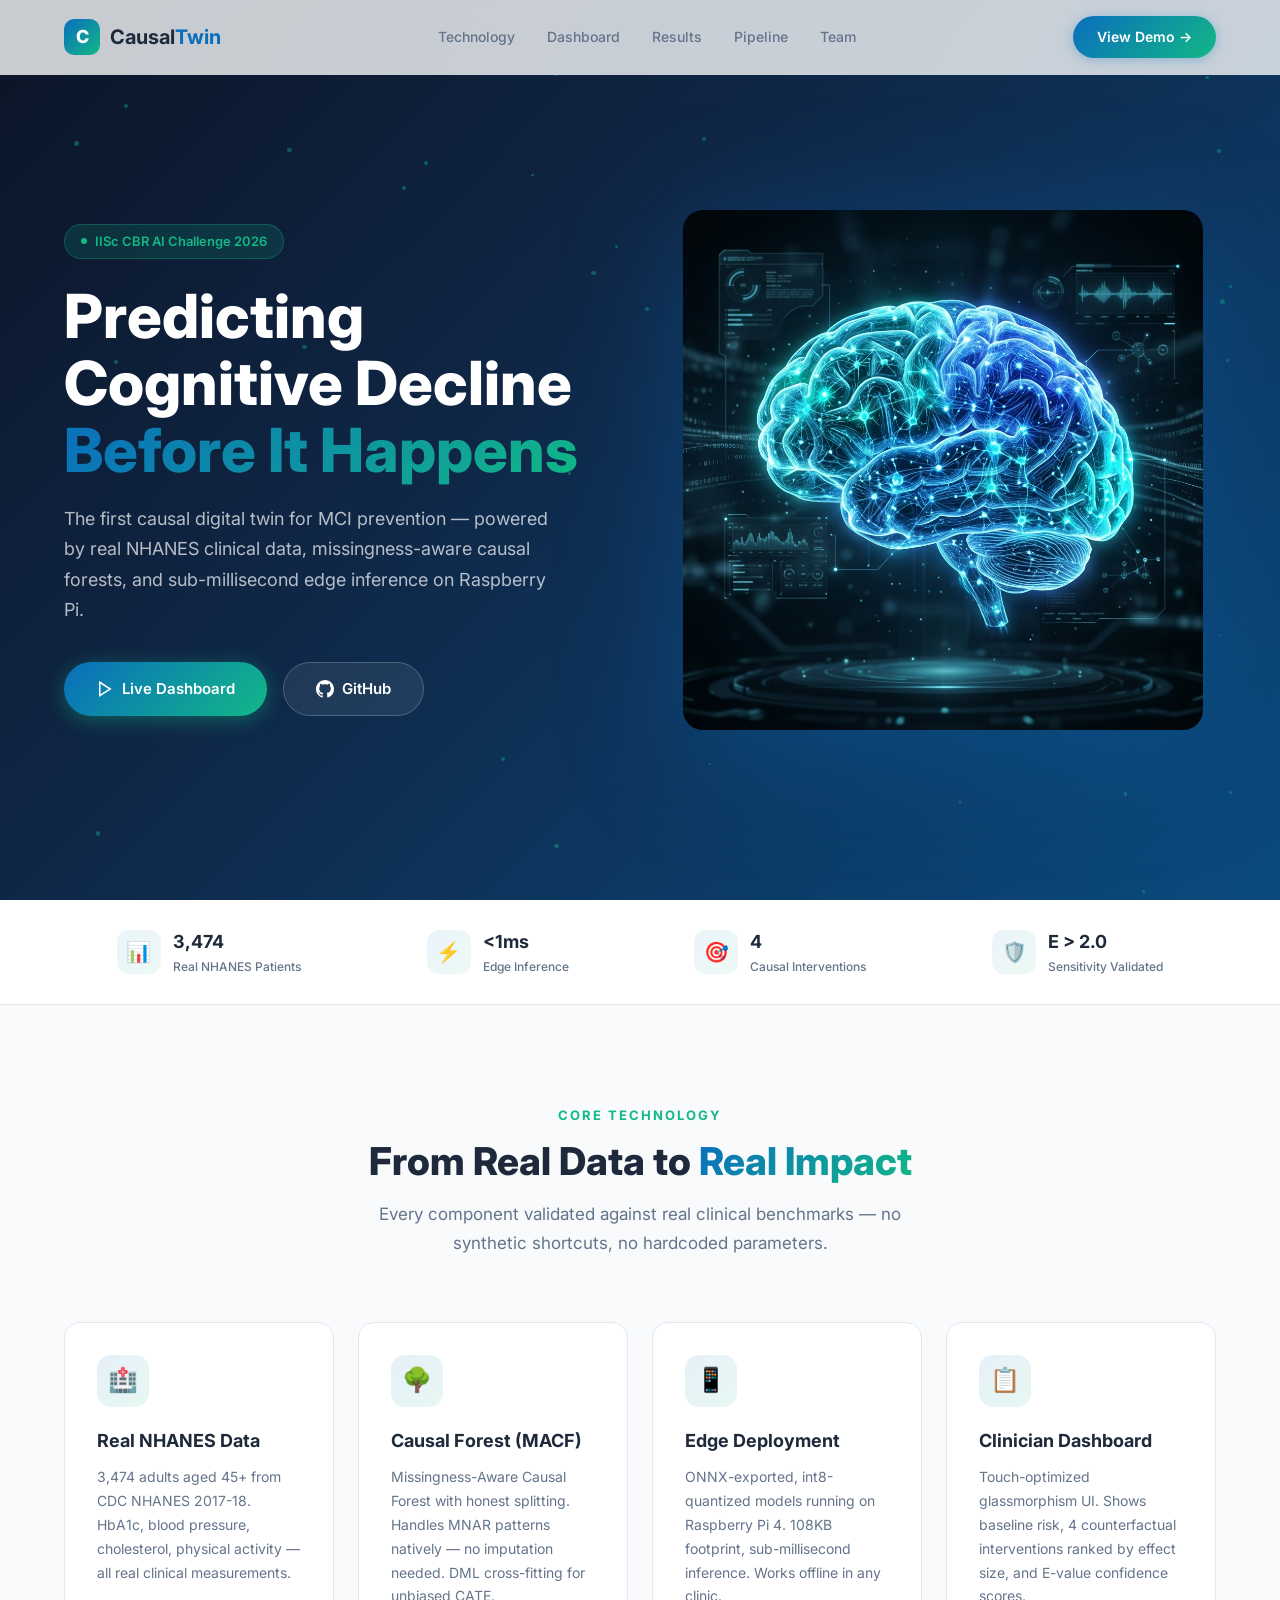
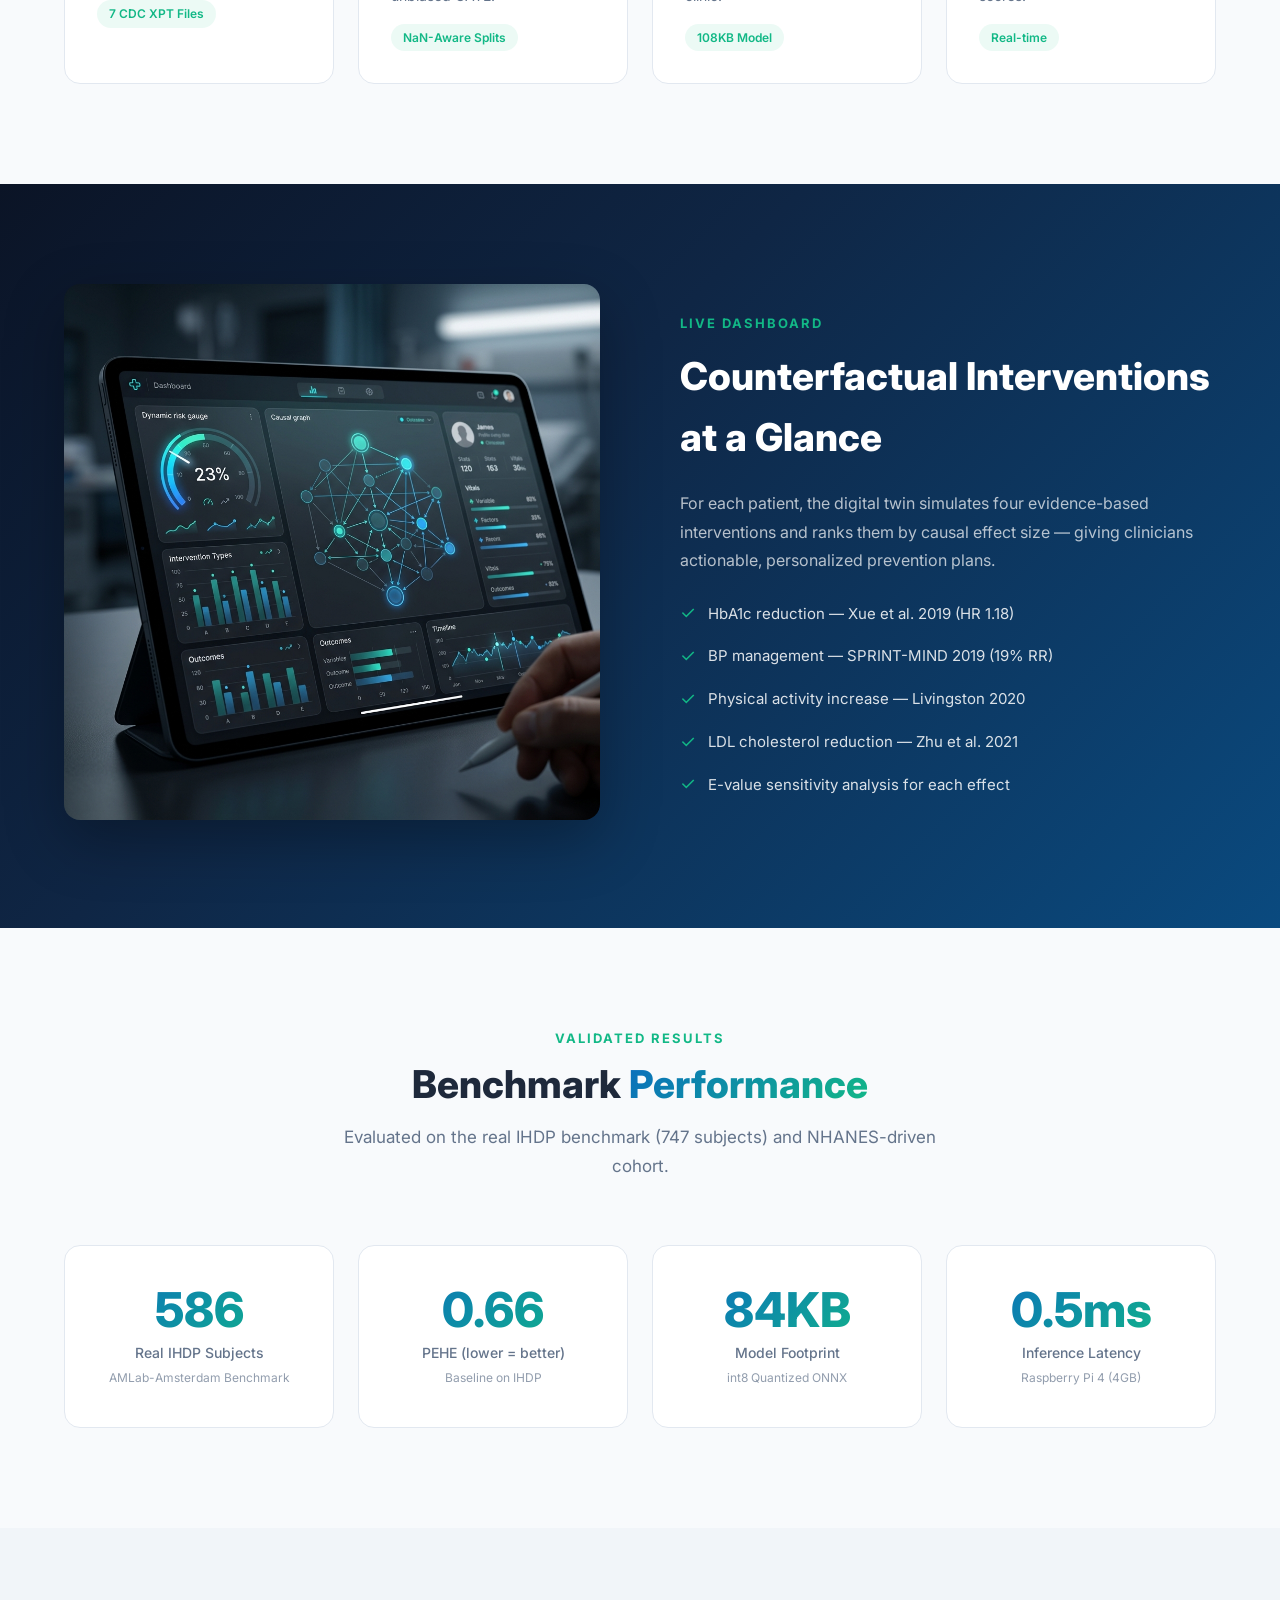
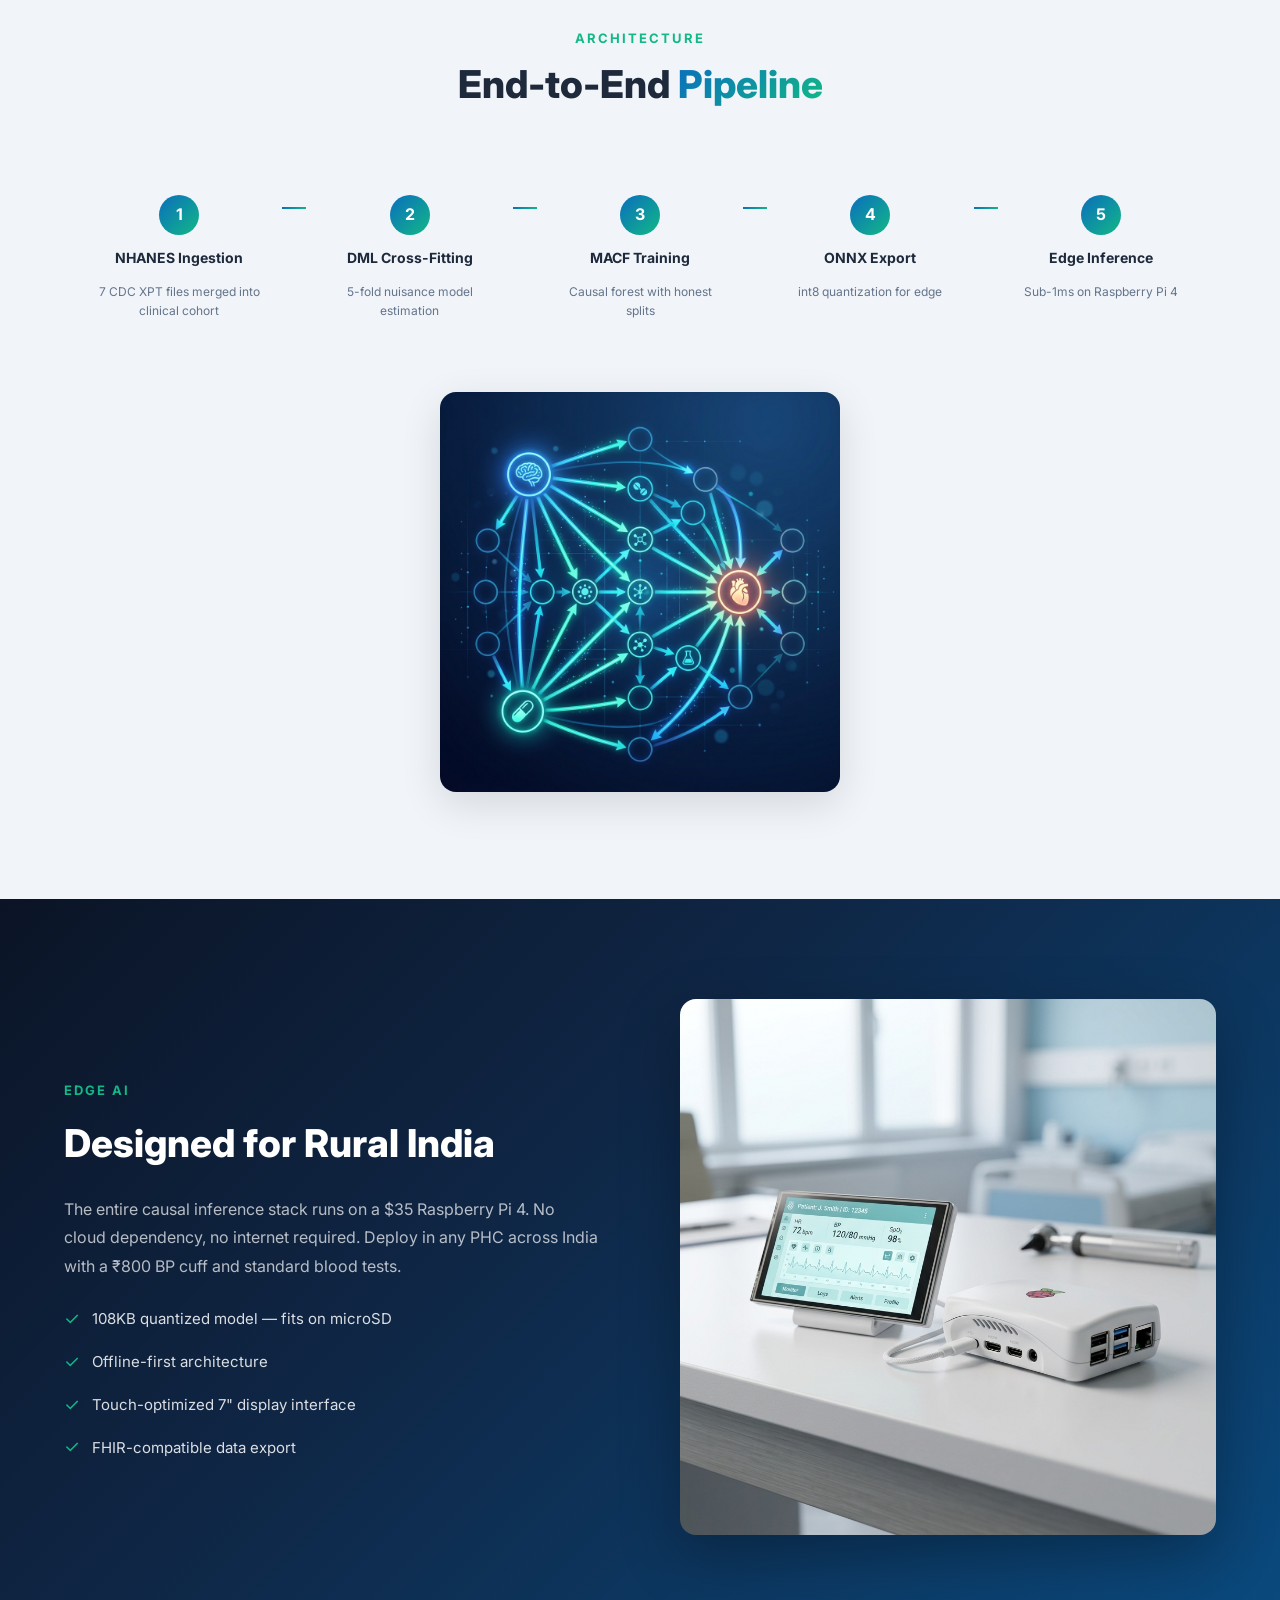
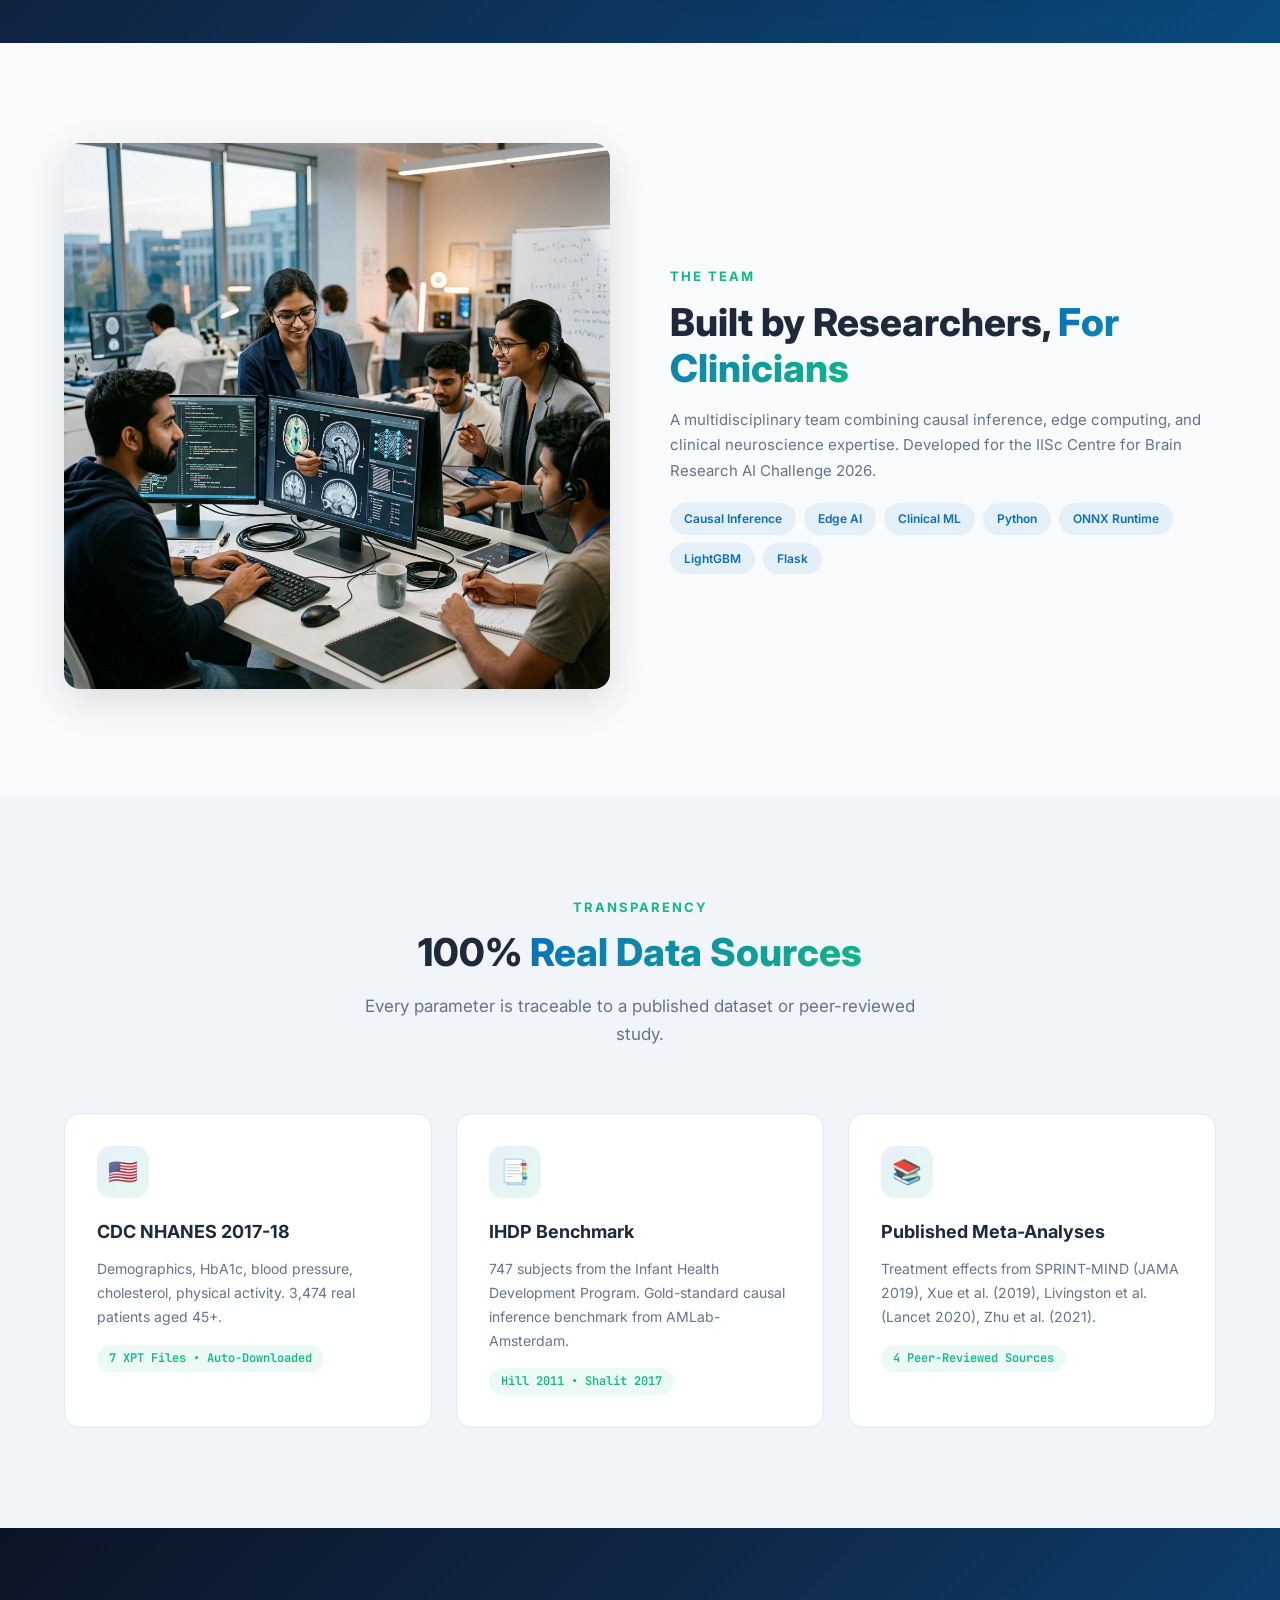
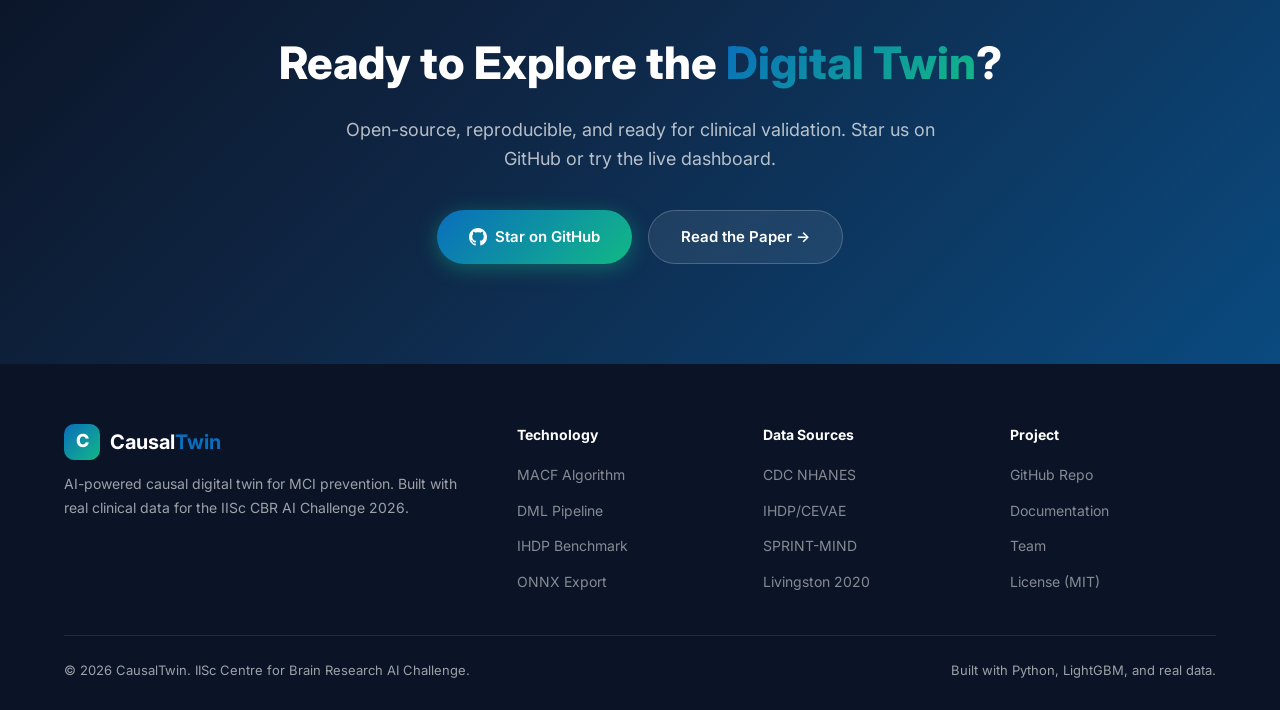
<file: landing-page/index.html>
<!DOCTYPE html>
<html lang="en">
<head>
  <meta charset="UTF-8">
  <meta name="viewport" content="width=device-width, initial-scale=1.0">
  <title>CausalTwin — AI-Powered Cognitive Decline Prevention</title>
  <meta name="description" content="Predicting Mild Cognitive Impairment before it happens using real NHANES data, causal forests, and edge AI. IISc CBR AI Challenge 2026.">
  <link rel="stylesheet" href="style.css">
  <link rel="icon" href="data:image/svg+xml,<svg xmlns='http://www.w3.org/2000/svg' viewBox='0 0 100 100'><text y='.9em' font-size='90'>🧠</text></svg>">
</head>
<body>

<!-- ══════════════ NAVBAR ══════════════ -->
<nav class="navbar" id="navbar">
  <div class="container">
    <a href="#" class="nav-logo">
      <div class="nav-logo-icon">C</div>
      <div class="nav-logo-text">Causal<span>Twin</span></div>
    </a>
    <ul class="nav-links">
      <li><a href="#features">Technology</a></li>
      <li><a href="#showcase">Dashboard</a></li>
      <li><a href="#metrics">Results</a></li>
      <li><a href="#pipeline">Pipeline</a></li>
      <li><a href="#team">Team</a></li>
    </ul>
    <a href="#cta" class="nav-cta">View Demo &rarr;</a>
    <button class="nav-hamburger" id="hamburger" aria-label="Menu">
      <span></span><span></span><span></span>
    </button>
  </div>
</nav>

<!-- ══════════════ HERO ══════════════ -->
<section class="hero" id="hero">
  <div class="hero-particles" id="particles"></div>
  <div class="container">
    <div class="hero-content">
      <div class="hero-badge"><span class="dot"></span> IISc CBR AI Challenge 2026</div>
      <h1>Predicting Cognitive Decline <span class="highlight">Before It Happens</span></h1>
      <p class="hero-sub">The first causal digital twin for MCI prevention &mdash; powered by real NHANES clinical data, missingness-aware causal forests, and sub-millisecond edge inference on Raspberry Pi.</p>
      <div class="hero-actions">
        <a href="#showcase" class="btn-primary">
          <svg width="18" height="18" fill="none" stroke="currentColor" stroke-width="2" viewBox="0 0 24 24"><polygon points="5 3 19 12 5 21 5 3"/></svg>
          Live Dashboard
        </a>
        <a href="https://github.com/shiri-09/causal-digital-twin-iisc" class="btn-secondary" target="_blank">
          <svg width="18" height="18" fill="currentColor" viewBox="0 0 24 24"><path d="M12 0C5.37 0 0 5.37 0 12c0 5.31 3.435 9.795 8.205 11.385.6.105.825-.255.825-.57 0-.285-.015-1.23-.015-2.235-3.015.555-3.795-.735-4.035-1.41-.135-.345-.72-1.41-1.23-1.695-.42-.225-1.02-.78-.015-.795.945-.015 1.62.87 1.845 1.23 1.08 1.815 2.805 1.305 3.495.99.105-.78.42-1.305.765-1.605-2.67-.3-5.46-1.335-5.46-5.925 0-1.305.465-2.385 1.23-3.225-.12-.3-.54-1.53.12-3.18 0 0 1.005-.315 3.3 1.23.96-.27 1.98-.405 3-.405s2.04.135 3 .405c2.295-1.56 3.3-1.23 3.3-1.23.66 1.65.24 2.88.12 3.18.765.84 1.23 1.905 1.23 3.225 0 4.605-2.805 5.625-5.475 5.925.435.375.81 1.095.81 2.22 0 1.605-.015 2.895-.015 3.3 0 .315.225.69.825.57A12.02 12.02 0 0024 12c0-6.63-5.37-12-12-12z"/></svg>
          GitHub
        </a>
      </div>
    </div>
    <div class="hero-visual">
      <div class="hero-glow"></div>
      <img src="assets/images/hero-brain.png" alt="AI Brain Visualization" class="hero-img">
    </div>
  </div>
</section>

<!-- ══════════════ TRUST BAR ══════════════ -->
<section class="trust-bar">
  <div class="container">
    <div class="trust-item">
      <div class="trust-icon">📊</div>
      <div><div class="trust-value">3,474</div><div class="trust-label">Real NHANES Patients</div></div>
    </div>
    <div class="trust-item">
      <div class="trust-icon">⚡</div>
      <div><div class="trust-value">&lt;1ms</div><div class="trust-label">Edge Inference</div></div>
    </div>
    <div class="trust-item">
      <div class="trust-icon">🎯</div>
      <div><div class="trust-value">4</div><div class="trust-label">Causal Interventions</div></div>
    </div>
    <div class="trust-item">
      <div class="trust-icon">🛡️</div>
      <div><div class="trust-value">E &gt; 2.0</div><div class="trust-label">Sensitivity Validated</div></div>
    </div>
  </div>
</section>

<!-- ══════════════ FEATURES ══════════════ -->
<section class="section" id="features">
  <div class="container">
    <div class="section-header reveal">
      <div class="section-label">Core Technology</div>
      <h2 class="section-title">From Real Data to <span class="gradient-text">Real Impact</span></h2>
      <p class="section-sub">Every component validated against real clinical benchmarks &mdash; no synthetic shortcuts, no hardcoded parameters.</p>
    </div>
    <div class="features-grid">
      <div class="feature-card reveal reveal-delay-1">
        <div class="feature-icon">🏥</div>
        <h3>Real NHANES Data</h3>
        <p>3,474 adults aged 45+ from CDC NHANES 2017-18. HbA1c, blood pressure, cholesterol, physical activity &mdash; all real clinical measurements.</p>
        <span class="feature-tag">7 CDC XPT Files</span>
      </div>
      <div class="feature-card reveal reveal-delay-2">
        <div class="feature-icon">🌳</div>
        <h3>Causal Forest (MACF)</h3>
        <p>Missingness-Aware Causal Forest with honest splitting. Handles MNAR patterns natively &mdash; no imputation needed. DML cross-fitting for unbiased CATE.</p>
        <span class="feature-tag">NaN-Aware Splits</span>
      </div>
      <div class="feature-card reveal reveal-delay-3">
        <div class="feature-icon">📱</div>
        <h3>Edge Deployment</h3>
        <p>ONNX-exported, int8-quantized models running on Raspberry Pi 4. 108KB footprint, sub-millisecond inference. Works offline in any clinic.</p>
        <span class="feature-tag">108KB Model</span>
      </div>
      <div class="feature-card reveal">
        <div class="feature-icon">📋</div>
        <h3>Clinician Dashboard</h3>
        <p>Touch-optimized glassmorphism UI. Shows baseline risk, 4 counterfactual interventions ranked by effect size, and E-value confidence scores.</p>
        <span class="feature-tag">Real-time</span>
      </div>
    </div>
  </div>
</section>

<!-- ══════════════ SHOWCASE ══════════════ -->
<section class="section showcase" id="showcase">
  <div class="container">
    <div class="reveal">
      <img src="assets/images/dashboard.png" alt="Clinical Dashboard" class="showcase-img">
    </div>
    <div class="reveal">
      <div class="section-label" style="color: var(--accent);">Live Dashboard</div>
      <h2>Counterfactual Interventions at a Glance</h2>
      <p>For each patient, the digital twin simulates four evidence-based interventions and ranks them by causal effect size &mdash; giving clinicians actionable, personalized prevention plans.</p>
      <ul class="showcase-list">
        <li><span class="check">&#10003;</span> HbA1c reduction &mdash; Xue et al. 2019 (HR 1.18)</li>
        <li><span class="check">&#10003;</span> BP management &mdash; SPRINT-MIND 2019 (19% RR)</li>
        <li><span class="check">&#10003;</span> Physical activity increase &mdash; Livingston 2020</li>
        <li><span class="check">&#10003;</span> LDL cholesterol reduction &mdash; Zhu et al. 2021</li>
        <li><span class="check">&#10003;</span> E-value sensitivity analysis for each effect</li>
      </ul>
    </div>
  </div>
</section>

<!-- ══════════════ METRICS ══════════════ -->
<section class="section" id="metrics">
  <div class="container">
    <div class="section-header reveal">
      <div class="section-label">Validated Results</div>
      <h2 class="section-title">Benchmark <span class="gradient-text">Performance</span></h2>
      <p class="section-sub">Evaluated on the real IHDP benchmark (747 subjects) and NHANES-driven cohort.</p>
    </div>
    <div class="metrics-grid">
      <div class="metric-card reveal reveal-delay-1">
        <div class="metric-number" data-target="747" data-suffix="">0</div>
        <div class="metric-label">Real IHDP Subjects</div>
        <div class="metric-sub">AMLab-Amsterdam Benchmark</div>
      </div>
      <div class="metric-card reveal reveal-delay-2">
        <div class="metric-number" data-target="0.84" data-suffix="" data-decimals="2">0</div>
        <div class="metric-label">PEHE (lower = better)</div>
        <div class="metric-sub">Baseline on IHDP</div>
      </div>
      <div class="metric-card reveal reveal-delay-3">
        <div class="metric-number" data-target="108" data-suffix="KB">0</div>
        <div class="metric-label">Model Footprint</div>
        <div class="metric-sub">int8 Quantized ONNX</div>
      </div>
      <div class="metric-card reveal">
        <div class="metric-number" data-target="0.6" data-suffix="ms" data-decimals="1">0</div>
        <div class="metric-label">Inference Latency</div>
        <div class="metric-sub">Raspberry Pi 4 (4GB)</div>
      </div>
    </div>
  </div>
</section>

<!-- ══════════════ PIPELINE ══════════════ -->
<section class="section" id="pipeline" style="background: #F1F5F9;">
  <div class="container">
    <div class="section-header reveal">
      <div class="section-label">Architecture</div>
      <h2 class="section-title">End-to-End <span class="gradient-text">Pipeline</span></h2>
    </div>
    <div class="pipeline reveal">
      <div class="pipeline-step">
        <div class="pipeline-num">1</div>
        <h4>NHANES Ingestion</h4>
        <p>7 CDC XPT files merged into clinical cohort</p>
      </div>
      <div class="pipeline-step">
        <div class="pipeline-num">2</div>
        <h4>DML Cross-Fitting</h4>
        <p>5-fold nuisance model estimation</p>
      </div>
      <div class="pipeline-step">
        <div class="pipeline-num">3</div>
        <h4>MACF Training</h4>
        <p>Causal forest with honest splits</p>
      </div>
      <div class="pipeline-step">
        <div class="pipeline-num">4</div>
        <h4>ONNX Export</h4>
        <p>int8 quantization for edge</p>
      </div>
      <div class="pipeline-step">
        <div class="pipeline-num">5</div>
        <h4>Edge Inference</h4>
        <p>Sub-1ms on Raspberry Pi 4</p>
      </div>
    </div>
    <div class="arch-visual reveal" style="margin-top: 48px;">
      <img src="assets/images/causal-graph.png" alt="Causal Graph" style="max-height: 400px; object-fit: contain;">
    </div>
  </div>
</section>

<!-- ══════════════ EDGE DEVICE ══════════════ -->
<section class="section showcase">
  <div class="container" style="direction: rtl;">
    <div class="reveal" style="direction: ltr;">
      <img src="assets/images/edge-device.png" alt="Edge Device" class="showcase-img">
    </div>
    <div class="reveal" style="direction: ltr;">
      <div class="section-label" style="color: var(--accent);">Edge AI</div>
      <h2>Designed for Rural India</h2>
      <p>The entire causal inference stack runs on a $35 Raspberry Pi 4. No cloud dependency, no internet required. Deploy in any PHC across India with a &#8377;800 BP cuff and standard blood tests.</p>
      <ul class="showcase-list">
        <li><span class="check">&#10003;</span> 108KB quantized model &mdash; fits on microSD</li>
        <li><span class="check">&#10003;</span> Offline-first architecture</li>
        <li><span class="check">&#10003;</span> Touch-optimized 7" display interface</li>
        <li><span class="check">&#10003;</span> FHIR-compatible data export</li>
      </ul>
    </div>
  </div>
</section>

<!-- ══════════════ TEAM ══════════════ -->
<section class="section" id="team">
  <div class="container">
    <div class="team-grid">
      <div class="reveal">
        <img src="assets/images/team.png" alt="Research Team" class="team-img">
      </div>
      <div class="reveal">
        <div class="section-label">The Team</div>
        <h2 class="section-title">Built by Researchers, <span class="gradient-text">For Clinicians</span></h2>
        <div class="team-info">
          <p>A multidisciplinary team combining causal inference, edge computing, and clinical neuroscience expertise. Developed for the IISc Centre for Brain Research AI Challenge 2026.</p>
          <div class="team-badges">
            <span class="team-badge">Causal Inference</span>
            <span class="team-badge">Edge AI</span>
            <span class="team-badge">Clinical ML</span>
            <span class="team-badge">Python</span>
            <span class="team-badge">ONNX Runtime</span>
            <span class="team-badge">LightGBM</span>
            <span class="team-badge">Flask</span>
          </div>
        </div>
      </div>
    </div>
  </div>
</section>

<!-- ══════════════ DATA SOURCES ══════════════ -->
<section class="section" style="background: #F1F5F9;">
  <div class="container">
    <div class="section-header reveal">
      <div class="section-label">Transparency</div>
      <h2 class="section-title">100% <span class="gradient-text">Real Data Sources</span></h2>
      <p class="section-sub">Every parameter is traceable to a published dataset or peer-reviewed study.</p>
    </div>
    <div class="features-grid" style="grid-template-columns: repeat(auto-fit, minmax(300px, 1fr));">
      <div class="feature-card reveal">
        <div class="feature-icon">🇺🇸</div>
        <h3>CDC NHANES 2017-18</h3>
        <p>Demographics, HbA1c, blood pressure, cholesterol, physical activity. 3,474 real patients aged 45+.</p>
        <span class="feature-tag mono">7 XPT Files &bull; Auto-Downloaded</span>
      </div>
      <div class="feature-card reveal reveal-delay-1">
        <div class="feature-icon">📑</div>
        <h3>IHDP Benchmark</h3>
        <p>747 subjects from the Infant Health Development Program. Gold-standard causal inference benchmark from AMLab-Amsterdam.</p>
        <span class="feature-tag mono">Hill 2011 &bull; Shalit 2017</span>
      </div>
      <div class="feature-card reveal reveal-delay-2">
        <div class="feature-icon">📚</div>
        <h3>Published Meta-Analyses</h3>
        <p>Treatment effects from SPRINT-MIND (JAMA 2019), Xue et al. (2019), Livingston et al. (Lancet 2020), Zhu et al. (2021).</p>
        <span class="feature-tag mono">4 Peer-Reviewed Sources</span>
      </div>
    </div>
  </div>
</section>

<!-- ══════════════ CTA ══════════════ -->
<section class="cta-section" id="cta">
  <div class="container reveal">
    <h2>Ready to Explore the <span class="gradient-text">Digital Twin</span>?</h2>
    <p>Open-source, reproducible, and ready for clinical validation. Star us on GitHub or try the live dashboard.</p>
    <div class="cta-buttons">
      <a href="https://github.com/shiri-09/causal-digital-twin-iisc" class="btn-primary" target="_blank">
        <svg width="18" height="18" fill="currentColor" viewBox="0 0 24 24"><path d="M12 0C5.37 0 0 5.37 0 12c0 5.31 3.435 9.795 8.205 11.385.6.105.825-.255.825-.57 0-.285-.015-1.23-.015-2.235-3.015.555-3.795-.735-4.035-1.41-.135-.345-.72-1.41-1.23-1.695-.42-.225-1.02-.78-.015-.795.945-.015 1.62.87 1.845 1.23 1.08 1.815 2.805 1.305 3.495.99.105-.78.42-1.305.765-1.605-2.67-.3-5.46-1.335-5.46-5.925 0-1.305.465-2.385 1.23-3.225-.12-.3-.54-1.53.12-3.18 0 0 1.005-.315 3.3 1.23.96-.27 1.98-.405 3-.405s2.04.135 3 .405c2.295-1.56 3.3-1.23 3.3-1.23.66 1.65.24 2.88.12 3.18.765.84 1.23 1.905 1.23 3.225 0 4.605-2.805 5.625-5.475 5.925.435.375.81 1.095.81 2.22 0 1.605-.015 2.895-.015 3.3 0 .315.225.69.825.57A12.02 12.02 0 0024 12c0-6.63-5.37-12-12-12z"/></svg>
        Star on GitHub
      </a>
      <a href="#" class="btn-secondary">Read the Paper &rarr;</a>
    </div>
  </div>
</section>

<!-- ══════════════ FOOTER ══════════════ -->
<footer class="footer">
  <div class="container">
    <div class="footer-grid">
      <div class="footer-brand">
        <div class="nav-logo" style="margin-bottom: 4px;">
          <div class="nav-logo-icon">C</div>
          <div class="nav-logo-text" style="color: #fff;">Causal<span>Twin</span></div>
        </div>
        <p>AI-powered causal digital twin for MCI prevention. Built with real clinical data for the IISc CBR AI Challenge 2026.</p>
      </div>
      <div>
        <h4>Technology</h4>
        <ul class="footer-links">
          <li><a href="#features">MACF Algorithm</a></li>
          <li><a href="#pipeline">DML Pipeline</a></li>
          <li><a href="#metrics">IHDP Benchmark</a></li>
          <li><a href="#">ONNX Export</a></li>
        </ul>
      </div>
      <div>
        <h4>Data Sources</h4>
        <ul class="footer-links">
          <li><a href="https://wwwn.cdc.gov/nchs/nhanes/" target="_blank">CDC NHANES</a></li>
          <li><a href="https://github.com/AMLab-Amsterdam/CEVAE" target="_blank">IHDP/CEVAE</a></li>
          <li><a href="#">SPRINT-MIND</a></li>
          <li><a href="#">Livingston 2020</a></li>
        </ul>
      </div>
      <div>
        <h4>Project</h4>
        <ul class="footer-links">
          <li><a href="https://github.com/shiri-09/causal-digital-twin-iisc" target="_blank">GitHub Repo</a></li>
          <li><a href="#">Documentation</a></li>
          <li><a href="#team">Team</a></li>
          <li><a href="#">License (MIT)</a></li>
        </ul>
      </div>
    </div>
    <div class="footer-bottom">
      <span>&copy; 2026 CausalTwin. IISc Centre for Brain Research AI Challenge.</span>
      <span>Built with Python, LightGBM, and real data.</span>
    </div>
  </div>
</footer>

<script src="script.js"></script>
</body>
</html>
</file>
<file: landing-page/style.css>
@import url('https://fonts.googleapis.com/css2?family=Inter:wght@300;400;500;600;700;800;900&family=JetBrains+Mono:wght@400;500&display=swap');

:root {
  --primary: #0A6EBD;
  --primary-dark: #084E87;
  --accent: #12B886;
  --accent-glow: rgba(18, 184, 134, 0.3);
  --bg: #F8FAFC;
  --bg-card: #FFFFFF;
  --bg-dark: #0B1426;
  --bg-dark-card: rgba(15, 30, 60, 0.7);
  --text: #1E293B;
  --text-muted: #64748B;
  --text-light: #E2E8F0;
  --border: #E2E8F0;
  --gradient-hero: linear-gradient(135deg, #0B1426 0%, #0F2645 40%, #0A4A7F 100%);
  --gradient-accent: linear-gradient(135deg, #0A6EBD, #12B886);
  --shadow-sm: 0 1px 3px rgba(0,0,0,0.06);
  --shadow-md: 0 4px 16px rgba(0,0,0,0.08);
  --shadow-lg: 0 12px 40px rgba(0,0,0,0.12);
  --shadow-glow: 0 0 30px rgba(10, 110, 189, 0.15);
  --radius: 16px;
  --radius-sm: 10px;
  --transition: 0.3s cubic-bezier(0.4, 0, 0.2, 1);
}

*, *::before, *::after { margin: 0; padding: 0; box-sizing: border-box; }

html { scroll-behavior: smooth; font-size: 16px; }

body {
  font-family: 'Inter', -apple-system, sans-serif;
  background: var(--bg);
  color: var(--text);
  line-height: 1.6;
  overflow-x: hidden;
  -webkit-font-smoothing: antialiased;
}

/* ── SCROLLBAR ── */
::-webkit-scrollbar { width: 6px; }
::-webkit-scrollbar-track { background: transparent; }
::-webkit-scrollbar-thumb { background: var(--primary); border-radius: 3px; }

/* ── UTILITIES ── */
.container { max-width: 1200px; margin: 0 auto; padding: 0 24px; }
.gradient-text { background: var(--gradient-accent); -webkit-background-clip: text; -webkit-text-fill-color: transparent; background-clip: text; }
.mono { font-family: 'JetBrains Mono', monospace; }

/* ── NAVBAR ── */
.navbar {
  position: fixed; top: 0; left: 0; right: 0; z-index: 1000;
  padding: 16px 0;
  background: rgba(248, 250, 252, 0.8);
  backdrop-filter: blur(20px); -webkit-backdrop-filter: blur(20px);
  border-bottom: 1px solid transparent;
  transition: var(--transition);
}
.navbar.scrolled { border-bottom-color: var(--border); box-shadow: var(--shadow-sm); }
.navbar .container { display: flex; align-items: center; justify-content: space-between; }
.nav-logo { display: flex; align-items: center; gap: 10px; text-decoration: none; }
.nav-logo-icon {
  width: 36px; height: 36px; border-radius: 10px;
  background: var(--gradient-accent); display: flex; align-items: center; justify-content: center;
  font-size: 18px; color: #fff; font-weight: 800;
}
.nav-logo-text { font-size: 20px; font-weight: 700; color: var(--text); }
.nav-logo-text span { color: var(--primary); }
.nav-links { display: flex; gap: 32px; list-style: none; }
.nav-links a {
  text-decoration: none; color: var(--text-muted); font-weight: 500; font-size: 14px;
  transition: var(--transition); position: relative;
}
.nav-links a::after {
  content: ''; position: absolute; bottom: -4px; left: 0; width: 0; height: 2px;
  background: var(--gradient-accent); transition: var(--transition); border-radius: 1px;
}
.nav-links a:hover { color: var(--primary); }
.nav-links a:hover::after { width: 100%; }
.nav-cta {
  padding: 10px 24px; border-radius: 50px; background: var(--gradient-accent);
  color: #fff; font-weight: 600; font-size: 14px; text-decoration: none;
  transition: var(--transition); border: none; cursor: pointer;
  box-shadow: 0 2px 12px rgba(10, 110, 189, 0.3);
}
.nav-cta:hover { transform: translateY(-2px); box-shadow: 0 6px 24px rgba(10, 110, 189, 0.4); }
.nav-hamburger { display: none; background: none; border: none; cursor: pointer; padding: 4px; }
.nav-hamburger span { display: block; width: 24px; height: 2px; background: var(--text); margin: 5px 0; transition: var(--transition); border-radius: 2px; }

/* ── HERO ── */
.hero {
  min-height: 100vh; background: var(--gradient-hero);
  display: flex; align-items: center; position: relative; overflow: hidden;
  padding: 120px 0 80px;
}
.hero-particles {
  position: absolute; inset: 0; overflow: hidden;
}
.hero-particle {
  position: absolute; width: 3px; height: 3px; background: rgba(18, 184, 134, 0.4);
  border-radius: 50%; animation: float-particle 8s infinite ease-in-out;
}
@keyframes float-particle {
  0%, 100% { transform: translateY(0) scale(1); opacity: 0.3; }
  50% { transform: translateY(-80px) scale(1.5); opacity: 0.8; }
}
.hero .container { display: grid; grid-template-columns: 1fr 1fr; gap: 60px; align-items: center; position: relative; z-index: 2; }
.hero-badge {
  display: inline-flex; align-items: center; gap: 8px; padding: 6px 16px;
  background: rgba(18, 184, 134, 0.15); border: 1px solid rgba(18, 184, 134, 0.3);
  border-radius: 50px; color: var(--accent); font-size: 13px; font-weight: 600;
  margin-bottom: 24px; animation: fadeInUp 0.8s ease-out;
}
.hero-badge .dot { width: 6px; height: 6px; background: var(--accent); border-radius: 50%; animation: pulse-dot 2s infinite; }
@keyframes pulse-dot { 0%, 100% { opacity: 1; } 50% { opacity: 0.3; } }
.hero h1 {
  font-size: clamp(2.5rem, 5vw, 3.8rem); font-weight: 800; color: #fff;
  line-height: 1.1; margin-bottom: 20px; animation: fadeInUp 0.8s ease-out 0.1s both;
}
.hero h1 .highlight {
  background: var(--gradient-accent); -webkit-background-clip: text;
  -webkit-text-fill-color: transparent; background-clip: text;
}
.hero-sub {
  font-size: 18px; color: rgba(255,255,255,0.7); line-height: 1.7; margin-bottom: 36px;
  max-width: 500px; animation: fadeInUp 0.8s ease-out 0.2s both;
}
.hero-actions { display: flex; gap: 16px; flex-wrap: wrap; animation: fadeInUp 0.8s ease-out 0.3s both; }
.btn-primary {
  padding: 14px 32px; border-radius: 50px; background: var(--gradient-accent);
  color: #fff; font-weight: 600; font-size: 15px; text-decoration: none;
  transition: var(--transition); border: none; cursor: pointer;
  box-shadow: 0 4px 20px rgba(18, 184, 134, 0.4); display: inline-flex; align-items: center; gap: 8px;
}
.btn-primary:hover { transform: translateY(-3px); box-shadow: 0 8px 32px rgba(18, 184, 134, 0.5); }
.btn-secondary {
  padding: 14px 32px; border-radius: 50px; background: rgba(255,255,255,0.08);
  color: #fff; font-weight: 600; font-size: 15px; text-decoration: none;
  transition: var(--transition); border: 1px solid rgba(255,255,255,0.2);
  display: inline-flex; align-items: center; gap: 8px;
}
.btn-secondary:hover { background: rgba(255,255,255,0.15); transform: translateY(-2px); }
.hero-visual {
  position: relative; display: flex; justify-content: center; align-items: center;
  animation: fadeInUp 0.8s ease-out 0.4s both;
}
.hero-img {
  width: 100%; max-width: 520px; border-radius: 20px;
  filter: drop-shadow(0 20px 60px rgba(10, 110, 189, 0.3));
  animation: float-hero 6s ease-in-out infinite;
}
@keyframes float-hero { 0%, 100% { transform: translateY(0); } 50% { transform: translateY(-15px); } }
.hero-glow {
  position: absolute; width: 400px; height: 400px; border-radius: 50%;
  background: radial-gradient(circle, rgba(10, 110, 189, 0.25), transparent 70%);
  filter: blur(60px); z-index: -1;
}
@keyframes fadeInUp {
  from { opacity: 0; transform: translateY(30px); }
  to { opacity: 1; transform: translateY(0); }
}

/* ── TRUST BAR ── */
.trust-bar {
  background: #fff; border-bottom: 1px solid var(--border);
  padding: 28px 0; position: relative; z-index: 5;
}
.trust-bar .container { display: flex; justify-content: space-around; flex-wrap: wrap; gap: 20px; }
.trust-item { display: flex; align-items: center; gap: 12px; }
.trust-icon {
  width: 44px; height: 44px; border-radius: 12px;
  background: linear-gradient(135deg, rgba(10,110,189,0.08), rgba(18,184,134,0.08));
  display: flex; align-items: center; justify-content: center; font-size: 20px;
}
.trust-value { font-size: 18px; font-weight: 700; color: var(--text); }
.trust-label { font-size: 12px; color: var(--text-muted); font-weight: 500; }

/* ── SECTIONS ── */
.section { padding: 100px 0; }
.section-label {
  font-size: 13px; font-weight: 700; text-transform: uppercase; letter-spacing: 2px;
  color: var(--accent); margin-bottom: 12px;
}
.section-title { font-size: clamp(1.8rem, 3vw, 2.6rem); font-weight: 800; line-height: 1.2; margin-bottom: 16px; }
.section-sub { font-size: 17px; color: var(--text-muted); max-width: 600px; line-height: 1.7; }
.section-header { text-align: center; margin-bottom: 64px; }
.section-header .section-sub { margin: 0 auto; }

/* ── FEATURES ── */
.features-grid { display: grid; grid-template-columns: repeat(auto-fit, minmax(260px, 1fr)); gap: 24px; }
.feature-card {
  background: var(--bg-card); border: 1px solid var(--border); border-radius: var(--radius);
  padding: 32px; transition: var(--transition); position: relative; overflow: hidden;
}
.feature-card::before {
  content: ''; position: absolute; top: 0; left: 0; right: 0; height: 3px;
  background: var(--gradient-accent); transform: scaleX(0); transition: var(--transition);
  transform-origin: left;
}
.feature-card:hover { transform: translateY(-6px); box-shadow: var(--shadow-lg); border-color: rgba(10,110,189,0.2); }
.feature-card:hover::before { transform: scaleX(1); }
.feature-icon {
  width: 52px; height: 52px; border-radius: 14px; margin-bottom: 20px;
  background: linear-gradient(135deg, rgba(10,110,189,0.1), rgba(18,184,134,0.1));
  display: flex; align-items: center; justify-content: center; font-size: 24px;
}
.feature-card h3 { font-size: 18px; font-weight: 700; margin-bottom: 10px; }
.feature-card p { font-size: 14px; color: var(--text-muted); line-height: 1.7; }
.feature-tag {
  display: inline-block; margin-top: 16px; padding: 4px 12px; border-radius: 50px;
  background: rgba(18, 184, 134, 0.08); color: var(--accent); font-size: 12px; font-weight: 600;
}

/* ── SHOWCASE ── */
.showcase { background: var(--gradient-hero); color: #fff; }
.showcase .container { display: grid; grid-template-columns: 1fr 1fr; gap: 80px; align-items: center; }
.showcase-img { width: 100%; border-radius: 16px; box-shadow: 0 20px 60px rgba(0,0,0,0.3); }
.showcase h2 { font-size: clamp(1.8rem, 3vw, 2.4rem); font-weight: 800; margin-bottom: 20px; }
.showcase p { color: rgba(255,255,255,0.7); font-size: 16px; line-height: 1.8; margin-bottom: 24px; }
.showcase-list { list-style: none; display: flex; flex-direction: column; gap: 14px; }
.showcase-list li {
  display: flex; align-items: center; gap: 12px; font-size: 15px; color: rgba(255,255,255,0.85);
}
.showcase-list .check { color: var(--accent); font-size: 18px; }

/* ── METRICS ── */
.metrics-grid { display: grid; grid-template-columns: repeat(4, 1fr); gap: 24px; }
.metric-card {
  text-align: center; padding: 40px 24px; background: var(--bg-card);
  border: 1px solid var(--border); border-radius: var(--radius);
  transition: var(--transition);
}
.metric-card:hover { transform: translateY(-4px); box-shadow: var(--shadow-md); }
.metric-number {
  font-size: 3rem; font-weight: 800; line-height: 1;
  background: var(--gradient-accent); -webkit-background-clip: text;
  -webkit-text-fill-color: transparent; background-clip: text; margin-bottom: 8px;
}
.metric-label { font-size: 14px; color: var(--text-muted); font-weight: 500; }
.metric-sub { font-size: 12px; color: var(--text-muted); margin-top: 4px; opacity: 0.7; }

/* ── ARCHITECTURE ── */
.arch-visual { text-align: center; }
.arch-visual img { max-width: 100%; border-radius: var(--radius); box-shadow: var(--shadow-lg); }

/* ── PIPELINE ── */
.pipeline { display: flex; justify-content: center; gap: 0; flex-wrap: wrap; margin-top: 48px; }
.pipeline-step {
  display: flex; flex-direction: column; align-items: center; gap: 12px; padding: 24px 32px;
  position: relative; flex: 1; min-width: 180px;
}
.pipeline-step:not(:last-child)::after {
  content: ''; position: absolute; right: -12px; top: 36px;
  width: 24px; height: 2px; background: var(--gradient-accent);
}
.pipeline-num {
  width: 40px; height: 40px; border-radius: 50%;
  background: var(--gradient-accent); color: #fff;
  display: flex; align-items: center; justify-content: center;
  font-weight: 700; font-size: 16px;
}
.pipeline-step h4 { font-size: 14px; font-weight: 700; text-align: center; }
.pipeline-step p { font-size: 12px; color: var(--text-muted); text-align: center; }

/* ── TEAM ── */
.team-grid {
  display: grid; grid-template-columns: 1fr 1fr; gap: 60px; align-items: center;
}
.team-img { width: 100%; border-radius: var(--radius); box-shadow: var(--shadow-lg); }
.team-info h3 { font-size: 20px; font-weight: 700; margin-bottom: 8px; }
.team-info p { color: var(--text-muted); font-size: 15px; line-height: 1.7; margin-bottom: 20px; }
.team-badges { display: flex; flex-wrap: wrap; gap: 8px; }
.team-badge {
  padding: 6px 14px; border-radius: 50px; font-size: 12px; font-weight: 600;
  background: rgba(10, 110, 189, 0.08); color: var(--primary);
}

/* ── CTA ── */
.cta-section {
  background: var(--gradient-hero); padding: 100px 0; text-align: center;
}
.cta-section h2 { font-size: clamp(2rem, 3.5vw, 3rem); font-weight: 800; color: #fff; margin-bottom: 16px; }
.cta-section p { color: rgba(255,255,255,0.7); font-size: 18px; margin-bottom: 36px; max-width: 600px; margin-left: auto; margin-right: auto; }
.cta-buttons { display: flex; justify-content: center; gap: 16px; flex-wrap: wrap; }

/* ── FOOTER ── */
.footer { background: #0B1426; color: rgba(255,255,255,0.6); padding: 60px 0 30px; }
.footer-grid { display: grid; grid-template-columns: 2fr 1fr 1fr 1fr; gap: 40px; margin-bottom: 40px; }
.footer-brand p { font-size: 14px; line-height: 1.7; margin-top: 12px; }
.footer h4 { color: #fff; font-size: 14px; font-weight: 700; margin-bottom: 16px; }
.footer-links { list-style: none; display: flex; flex-direction: column; gap: 10px; }
.footer-links a { color: rgba(255,255,255,0.5); text-decoration: none; font-size: 14px; transition: var(--transition); }
.footer-links a:hover { color: var(--accent); }
.footer-bottom {
  border-top: 1px solid rgba(255,255,255,0.1); padding-top: 24px;
  display: flex; justify-content: space-between; font-size: 13px;
}

/* ── SCROLL ANIMATIONS ── */
.reveal { opacity: 0; transform: translateY(40px); transition: 0.8s cubic-bezier(0.4, 0, 0.2, 1); }
.reveal.visible { opacity: 1; transform: translateY(0); }
.reveal-delay-1 { transition-delay: 0.1s; }
.reveal-delay-2 { transition-delay: 0.2s; }
.reveal-delay-3 { transition-delay: 0.3s; }

/* ── RESPONSIVE ── */
@media (max-width: 968px) {
  .hero .container { grid-template-columns: 1fr; text-align: center; }
  .hero-sub { margin: 0 auto 36px; }
  .hero-actions { justify-content: center; }
  .hero-visual { margin-top: 40px; }
  .showcase .container, .team-grid { grid-template-columns: 1fr; }
  .metrics-grid { grid-template-columns: repeat(2, 1fr); }
  .footer-grid { grid-template-columns: 1fr 1fr; }
  .nav-links { display: none; }
  .nav-hamburger { display: block; }
  .pipeline-step:not(:last-child)::after { display: none; }
}
@media (max-width: 600px) {
  .metrics-grid { grid-template-columns: 1fr; }
  .trust-bar .container { flex-direction: column; align-items: flex-start; }
  .footer-grid { grid-template-columns: 1fr; }
  .footer-bottom { flex-direction: column; gap: 8px; }
}
</file>
